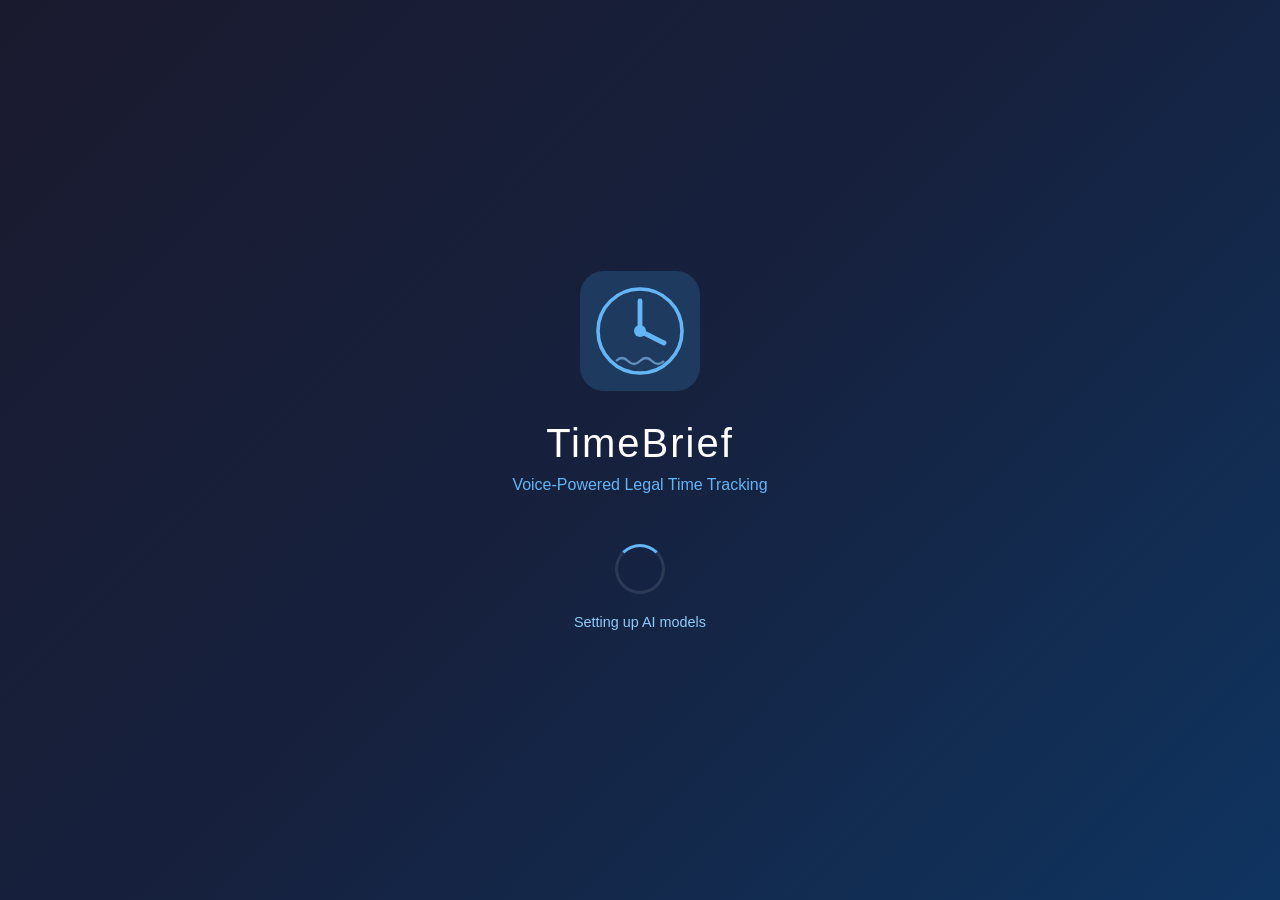
<file: src-tauri/splash.html>
<!DOCTYPE html>
<html>
<head>
    <meta charset="UTF-8">
    <title>TimeBrief</title>
    <style>
        * {
            margin: 0;
            padding: 0;
            box-sizing: border-box;
        }
        
        body {
            font-family: 'Segoe UI', -apple-system, BlinkMacSystemFont, sans-serif;
            background: linear-gradient(135deg, #1a1a2e 0%, #16213e 50%, #0f3460 100%);
            color: white;
            height: 100vh;
            display: flex;
            flex-direction: column;
            align-items: center;
            justify-content: center;
            overflow: hidden;
        }
        
        .logo {
            width: 120px;
            height: 120px;
            margin-bottom: 30px;
            animation: pulse 2s ease-in-out infinite;
        }
        
        .logo img {
            width: 100%;
            height: 100%;
            border-radius: 20px;
            box-shadow: 0 10px 40px rgba(0, 150, 255, 0.3);
        }
        
        h1 {
            font-size: 2.5rem;
            font-weight: 300;
            margin-bottom: 10px;
            letter-spacing: 2px;
        }
        
        .tagline {
            color: #64b5f6;
            font-size: 1rem;
            margin-bottom: 50px;
        }
        
        .loader {
            display: flex;
            flex-direction: column;
            align-items: center;
        }
        
        .spinner {
            width: 50px;
            height: 50px;
            border: 3px solid rgba(255, 255, 255, 0.1);
            border-top-color: #64b5f6;
            border-radius: 50%;
            animation: spin 1s linear infinite;
            margin-bottom: 20px;
        }
        
        .status {
            font-size: 0.9rem;
            color: #90caf9;
            animation: fade 1.5s ease-in-out infinite;
        }
        
        @keyframes spin {
            to { transform: rotate(360deg); }
        }
        
        @keyframes pulse {
            0%, 100% { transform: scale(1); }
            50% { transform: scale(1.05); }
        }
        
        @keyframes fade {
            0%, 100% { opacity: 0.6; }
            50% { opacity: 1; }
        }
        
        .dots::after {
            content: '';
            animation: dots 1.5s steps(4, end) infinite;
        }
        
        @keyframes dots {
            0% { content: ''; }
            25% { content: '.'; }
            50% { content: '..'; }
            75% { content: '...'; }
        }
    </style>
</head>
<body>
    <div class="logo">
        <svg viewBox="0 0 100 100" fill="none" xmlns="http://www.w3.org/2000/svg">
            <rect width="100" height="100" rx="20" fill="#1e3a5f"/>
            <circle cx="50" cy="50" r="35" stroke="#64b5f6" stroke-width="3" fill="none"/>
            <path d="M50 25 L50 50 L70 60" stroke="#64b5f6" stroke-width="4" stroke-linecap="round" stroke-linejoin="round"/>
            <circle cx="50" cy="50" r="5" fill="#64b5f6"/>
            <path d="M30 75 Q35 70 40 75 Q45 80 50 75 Q55 70 60 75 Q65 80 70 75" stroke="#90caf9" stroke-width="2" fill="none" opacity="0.6"/>
        </svg>
    </div>
    
    <h1>TimeBrief</h1>
    <p class="tagline">Voice-Powered Legal Time Tracking</p>
    
    <div class="loader">
        <div class="spinner"></div>
        <p class="status">Setting up AI models<span class="dots"></span></p>
    </div>
</body>
</html>
</file>
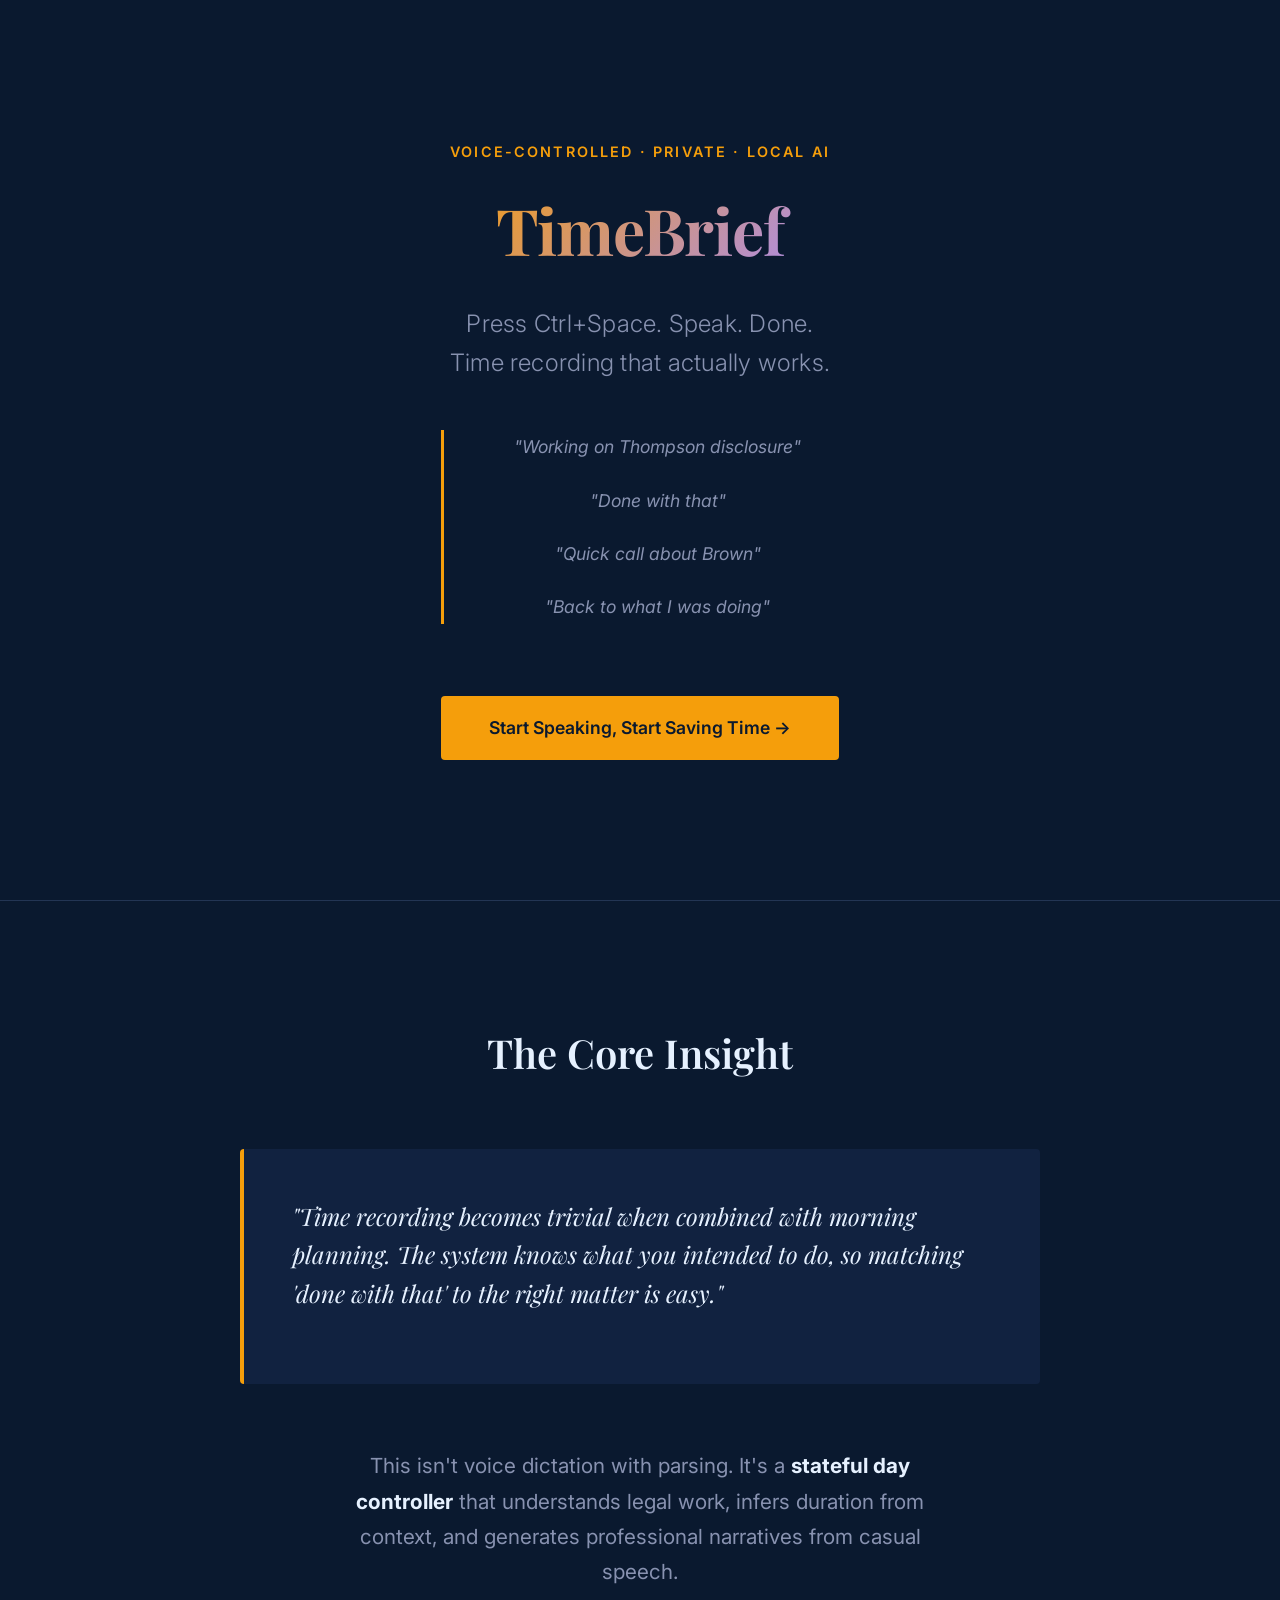
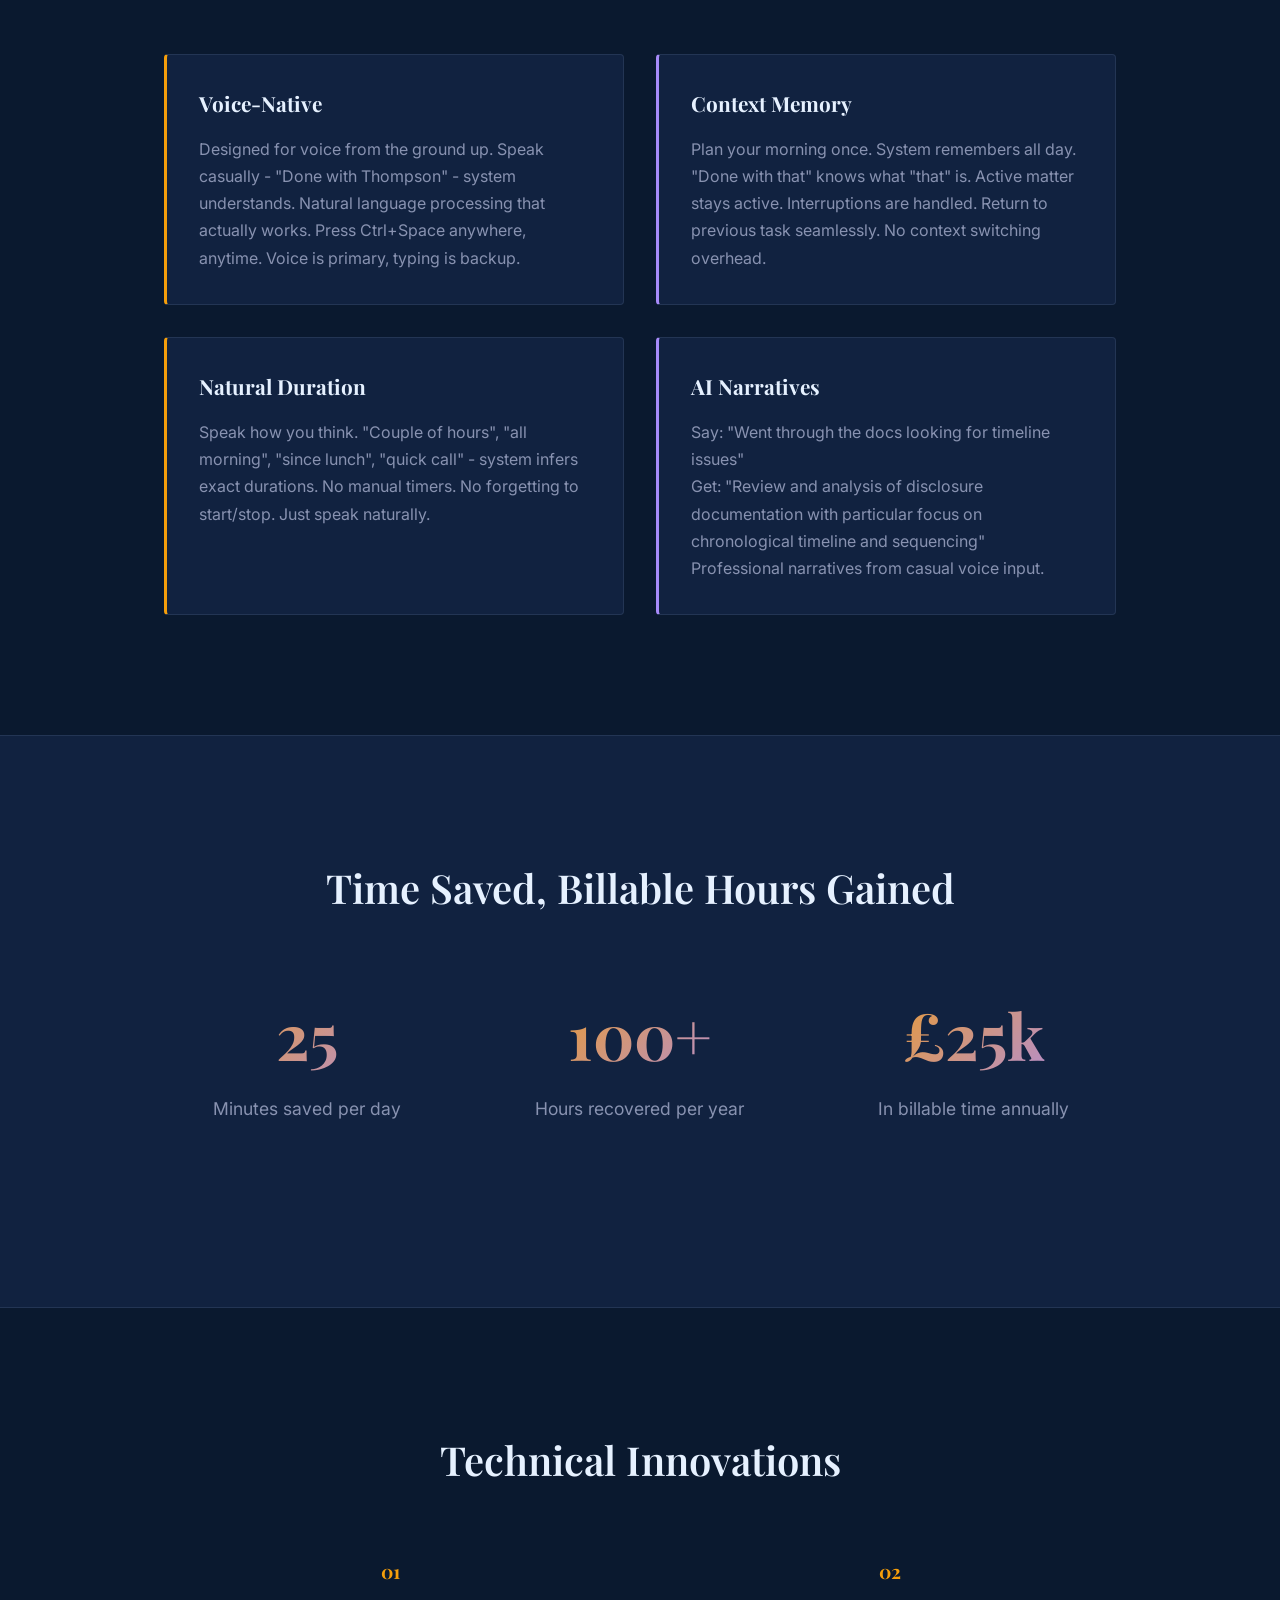
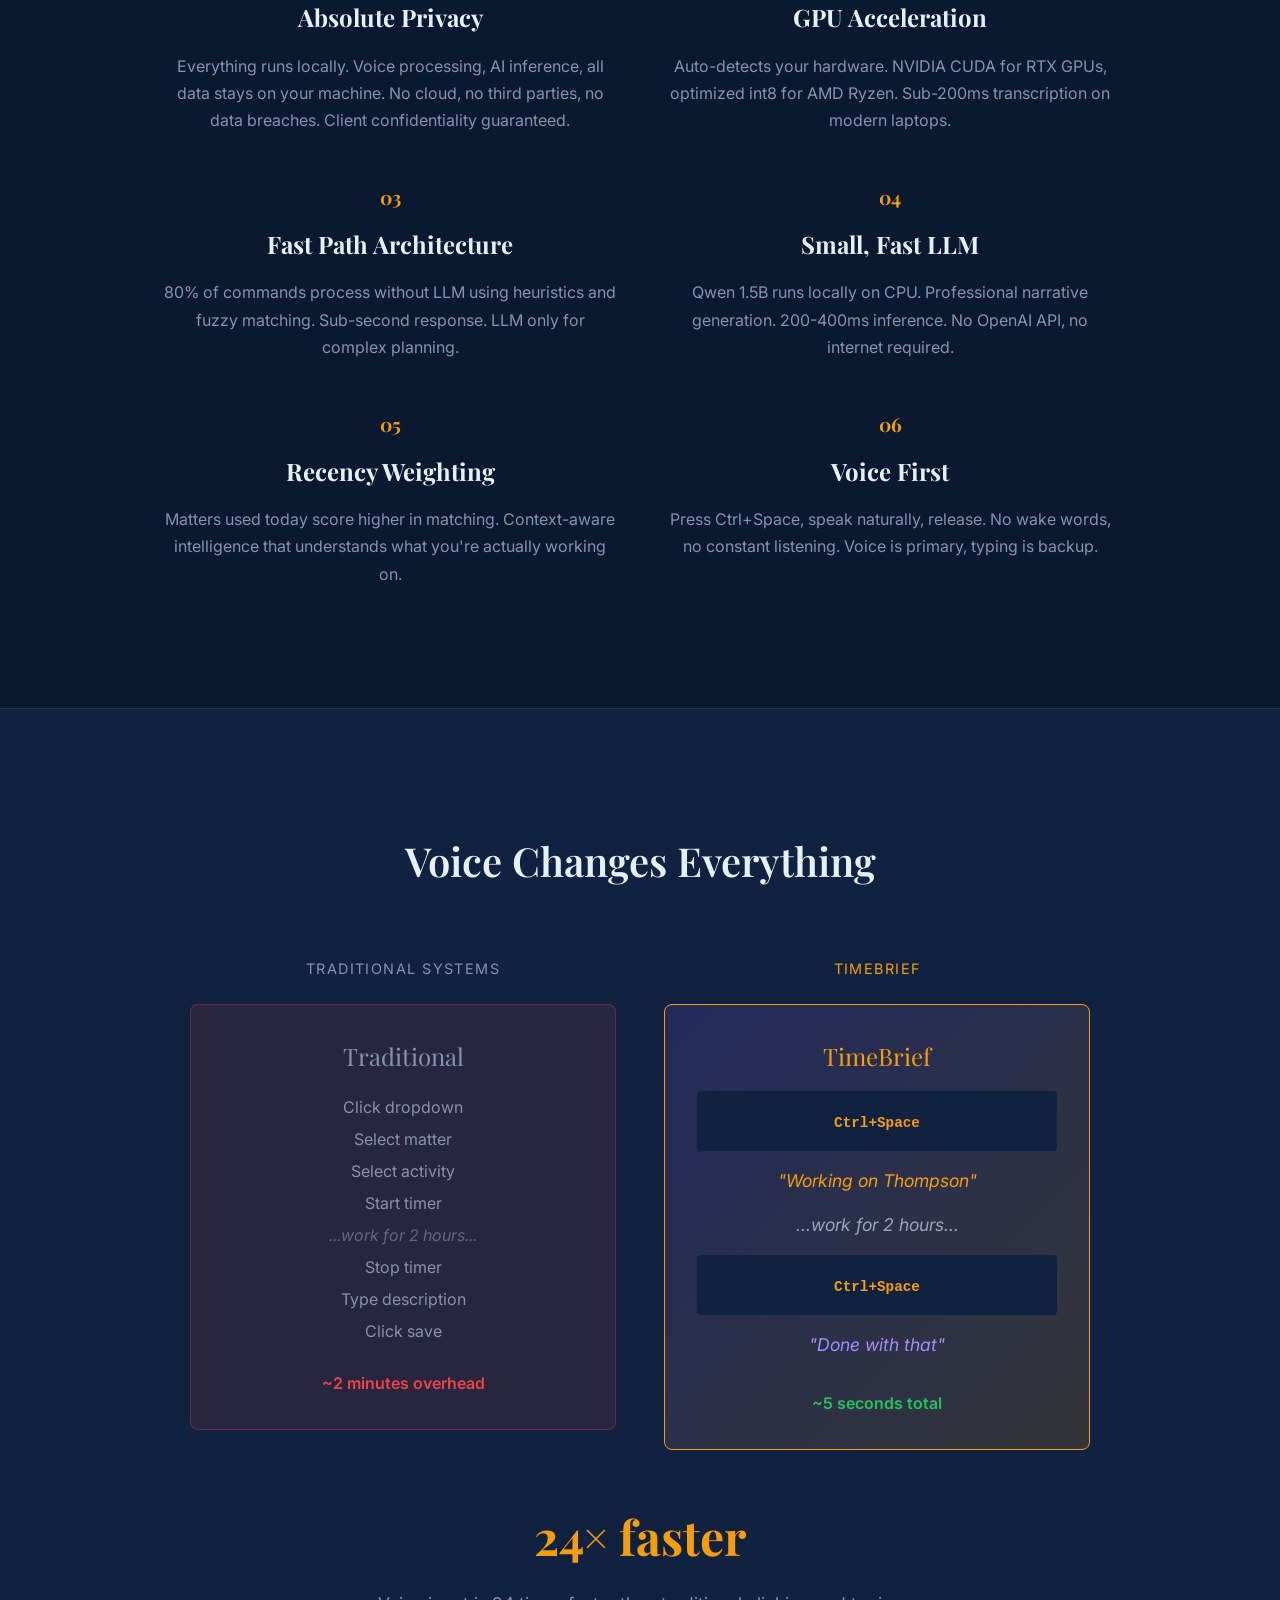
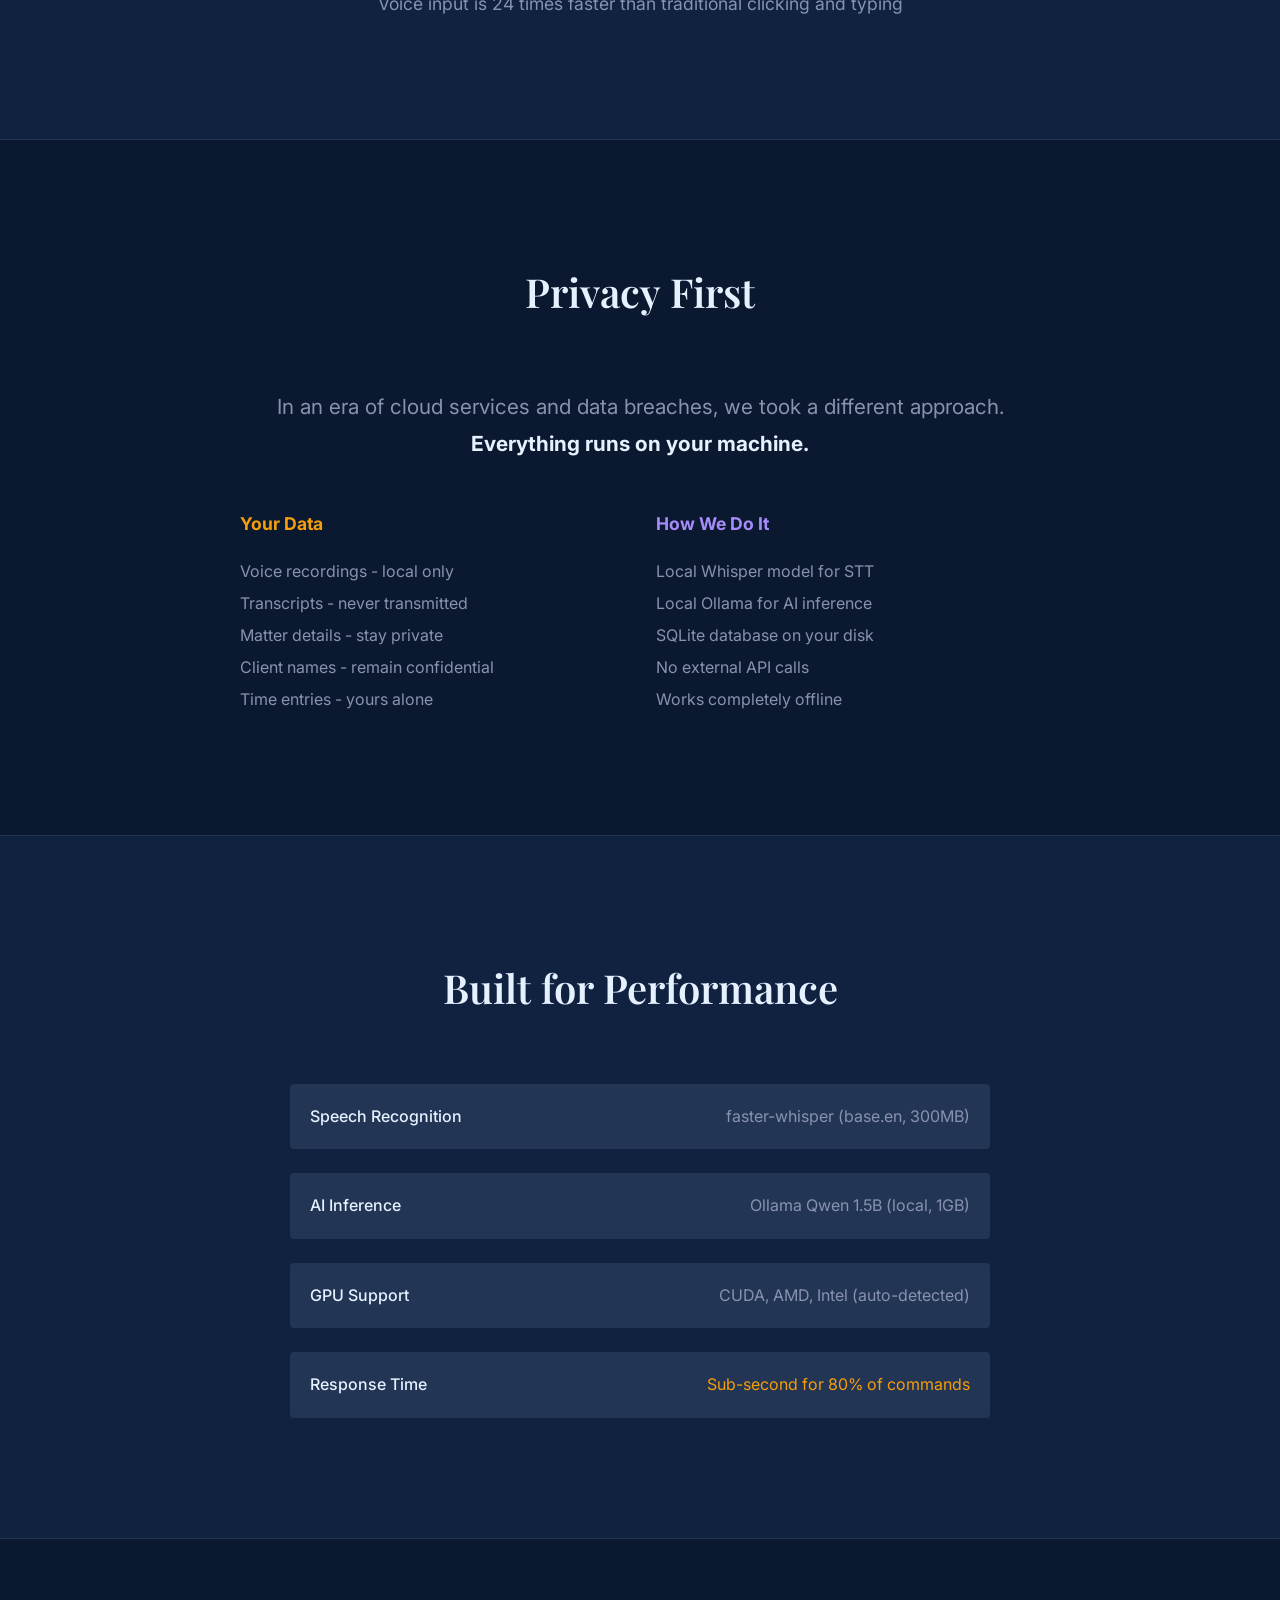
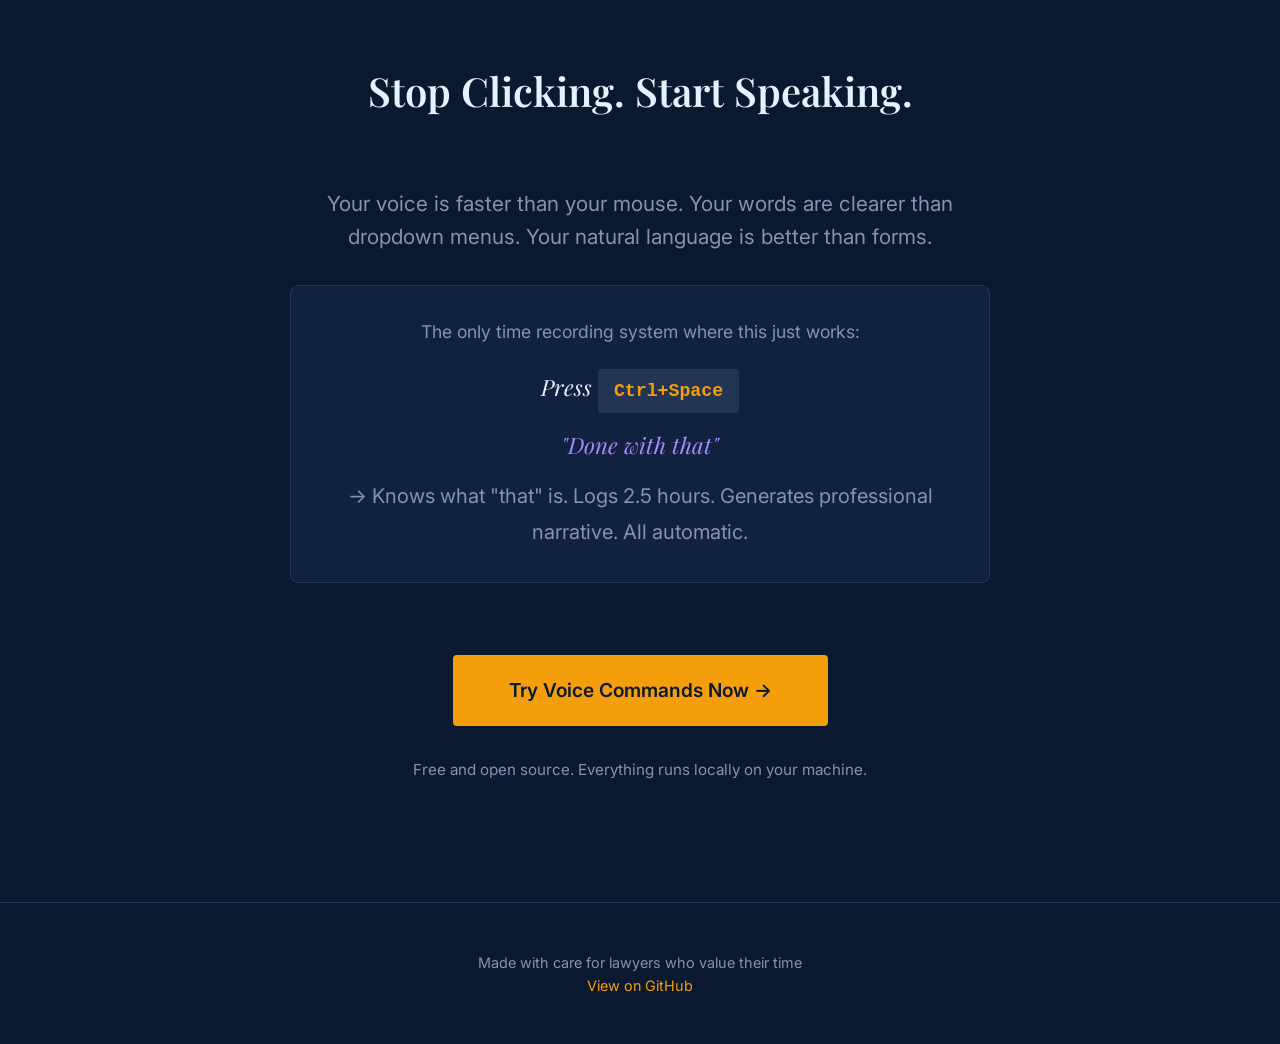
<file: voice_time/web/templates/landing.html>
<!DOCTYPE html>
<html lang="en">
<head>
    <meta charset="UTF-8">
    <meta name="viewport" content="width=device-width, initial-scale=1.0">
    <title>TimeBrief - AI-Powered Time Recording for Legal Professionals</title>
    <link rel="preconnect" href="https://fonts.googleapis.com">
    <link rel="preconnect" href="https://fonts.gstatic.com" crossorigin>
    <link href="https://fonts.googleapis.com/css2?family=Playfair+Display:wght@400;600;700&family=Inter:wght@300;400;500;600;700&display=swap" rel="stylesheet">
    <style>
        :root {
            --bg-app: #0a192f;
            --bg-card: #112240;
            --bg-hover: #233554;
            
            --primary: #f59e0b;
            --primary-dim: rgba(245, 158, 11, 0.1);
            
            --purple: #a78bfa;
            --purple-dim: rgba(139, 92, 246, 0.15);
            
            --text-main: #e6f1ff;
            --text-muted: #8892b0;
            
            --border: #233554;
            
            --font-serif: 'Playfair Display', serif;
            --font-sans: 'Inter', system-ui, sans-serif;
        }
        
        * {
            margin: 0;
            padding: 0;
            box-sizing: border-box;
        }
        
        body {
            font-family: var(--font-sans);
            background: var(--bg-app);
            color: var(--text-main);
            line-height: 1.6;
            -webkit-font-smoothing: antialiased;
        }
        
        .container {
            max-width: 1000px;
            margin: 0 auto;
            padding: 0 24px;
        }
        
        /* Hero Section */
        .hero {
            min-height: 100vh;
            display: flex;
            flex-direction: column;
            justify-content: center;
            align-items: center;
            text-align: center;
            padding: 80px 0;
        }
        
        .brand {
            font-family: var(--font-serif);
            font-size: 4em;
            font-weight: 700;
            letter-spacing: -0.02em;
            margin-bottom: 24px;
            background: linear-gradient(135deg, var(--primary), var(--purple));
            -webkit-background-clip: text;
            -webkit-text-fill-color: transparent;
            background-clip: text;
        }
        
        .tagline {
            font-size: 1.5em;
            color: var(--text-muted);
            font-weight: 300;
            max-width: 700px;
            margin: 0 auto 48px;
            letter-spacing: 0.01em;
        }
        
        .cta-button {
            display: inline-block;
            padding: 18px 48px;
            background: var(--primary);
            color: var(--bg-app);
            text-decoration: none;
            border-radius: 4px;
            font-weight: 600;
            font-size: 1.1em;
            transition: all 0.2s;
            margin-top: 24px;
        }
        
        .cta-button:hover {
            background: #d97706;
            transform: translateY(-2px);
            box-shadow: 0 8px 24px rgba(245, 158, 11, 0.3);
        }
        
        /* Features Grid */
        .section {
            padding: 120px 0;
            border-top: 1px solid var(--border);
        }
        
        .section-title {
            font-family: var(--font-serif);
            font-size: 2.5em;
            text-align: center;
            margin-bottom: 64px;
            font-weight: 600;
        }
        
        .features-grid {
            display: grid;
            grid-template-columns: repeat(auto-fit, minmax(300px, 1fr));
            gap: 48px;
            margin-top: 48px;
        }
        
        .feature {
            text-align: center;
        }
        
        .feature-number {
            font-size: 1.2em;
            color: var(--primary);
            font-weight: 700;
            margin-bottom: 12px;
            font-family: var(--font-serif);
        }
        
        .feature-title {
            font-family: var(--font-serif);
            font-size: 1.5em;
            margin-bottom: 16px;
            color: var(--text-main);
        }
        
        .feature-desc {
            color: var(--text-muted);
            font-size: 1em;
            line-height: 1.7;
        }
        
        /* Innovation Section */
        .innovation-grid {
            display: grid;
            grid-template-columns: 1fr 1fr;
            gap: 32px;
            margin-top: 48px;
        }
        
        .innovation-card {
            background: var(--bg-card);
            border: 1px solid var(--border);
            padding: 32px;
            border-radius: 4px;
            border-left: 3px solid var(--primary);
        }
        
        .innovation-card h3 {
            font-family: var(--font-serif);
            font-size: 1.3em;
            margin-bottom: 16px;
            color: var(--text-main);
        }
        
        .innovation-card p {
            color: var(--text-muted);
            line-height: 1.7;
        }
        
        /* Stats */
        .stats-grid {
            display: grid;
            grid-template-columns: repeat(3, 1fr);
            gap: 48px;
            margin: 64px 0;
        }
        
        .stat {
            text-align: center;
        }
        
        .stat-number {
            font-family: var(--font-serif);
            font-size: 4em;
            font-weight: 700;
            background: linear-gradient(135deg, var(--primary), var(--purple));
            -webkit-background-clip: text;
            -webkit-text-fill-color: transparent;
            background-clip: text;
        }
        
        .stat-label {
            color: var(--text-muted);
            font-size: 1.1em;
            margin-top: 8px;
        }
        
        /* Quote */
        .quote {
            max-width: 800px;
            margin: 64px auto;
            padding: 48px;
            background: var(--bg-card);
            border-left: 4px solid var(--primary);
            border-radius: 4px;
        }
        
        .quote-text {
            font-family: var(--font-serif);
            font-size: 1.5em;
            color: var(--text-main);
            font-style: italic;
            margin-bottom: 24px;
            line-height: 1.6;
        }
    </style>
</head>
<body>
    
    <!-- Hero -->
    <section class="hero">
        <div class="container">
            <div style="margin-bottom: 16px; font-size: 0.9em; color: var(--primary); font-weight: 600; letter-spacing: 0.15em; text-transform: uppercase;">
                Voice-Controlled · Private · Local AI
            </div>
            
            <h1 class="brand">TimeBrief</h1>
            
            <p class="tagline">
                Press Ctrl+Space. Speak. Done.<br>
                Time recording that actually works.
            </p>
            
            <div style="max-width: 600px; margin: 48px auto; padding-left: 32px; border-left: 3px solid var(--primary);">
                <div style="color: var(--text-muted); line-height: 1.9; font-size: 1.1em;">
                    <p style="margin-bottom: 20px;">
                        <em>"Working on Thompson disclosure"</em>
                    </p>
                    <p style="margin-bottom: 20px;">
                        <em>"Done with that"</em>
                    </p>
                    <p style="margin-bottom: 20px;">
                        <em>"Quick call about Brown"</em>
                    </p>
                    <p>
                        <em>"Back to what I was doing"</em>
                    </p>
                </div>
            </div>
            
            <a href="/app" class="cta-button">Start Speaking, Start Saving Time →</a>
        </div>
    </section>
    
    <!-- Core Innovation -->
    <section class="section">
        <div class="container">
            <h2 class="section-title">The Core Insight</h2>
            
            <div class="quote">
                <p class="quote-text">
                    "Time recording becomes trivial when combined with morning planning. 
                    The system knows what you intended to do, so matching 'done with that' 
                    to the right matter is easy."
                </p>
            </div>
            
            <div style="text-align: center; max-width: 600px; margin: 0 auto 64px;">
                <p style="font-size: 1.3em; color: var(--text-muted); line-height: 1.7;">
                    This isn't voice dictation with parsing. It's a <strong style="color: var(--text-main);">stateful day controller</strong> 
                    that understands legal work, infers duration from context, and generates professional narratives from casual speech.
                </p>
            </div>
            
            <div class="innovation-grid">
                <div class="innovation-card">
                    <h3>Voice-Native</h3>
                    <p>
                        Designed for voice from the ground up. Speak casually - "Done with Thompson" - system understands. 
                        Natural language processing that actually works. Press Ctrl+Space anywhere, anytime. 
                        Voice is primary, typing is backup.
                    </p>
                </div>
                
                <div class="innovation-card" style="border-left-color: var(--purple);">
                    <h3>Context Memory</h3>
                    <p>
                        Plan your morning once. System remembers all day. "Done with that" knows what "that" is. 
                        Active matter stays active. Interruptions are handled. Return to previous task seamlessly. 
                        No context switching overhead.
                    </p>
                </div>
                
                <div class="innovation-card">
                    <h3>Natural Duration</h3>
                    <p>
                        Speak how you think. "Couple of hours", "all morning", "since lunch", "quick call" - 
                        system infers exact durations. No manual timers. No forgetting to start/stop. 
                        Just speak naturally.
                    </p>
                </div>
                
                <div class="innovation-card" style="border-left-color: var(--purple);">
                    <h3>AI Narratives</h3>
                    <p>
                        Say: "Went through the docs looking for timeline issues"<br>
                        Get: "Review and analysis of disclosure documentation with particular focus on chronological timeline and sequencing"<br>
                        Professional narratives from casual voice input.
                    </p>
                </div>
            </div>
        </div>
    </section>
    
    <!-- Time Saved -->
    <section class="section" style="background: var(--bg-card);">
        <div class="container">
            <h2 class="section-title">Time Saved, Billable Hours Gained</h2>
            
            <div class="stats-grid">
                <div class="stat">
                    <div class="stat-number">25</div>
                    <div class="stat-label">Minutes saved per day</div>
                </div>
                <div class="stat">
                    <div class="stat-number">100+</div>
                    <div class="stat-label">Hours recovered per year</div>
                </div>
                <div class="stat">
                    <div class="stat-number">£25k</div>
                    <div class="stat-label">In billable time annually</div>
                </div>
            </div>
        </div>
    </section>
    
    <!-- Technical Innovations -->
    <section class="section">
        <div class="container">
            <h2 class="section-title">Technical Innovations</h2>
            
            <div class="features-grid">
                <div class="feature">
                    <div class="feature-number">01</div>
                    <h3 class="feature-title">Absolute Privacy</h3>
                    <p class="feature-desc">
                        Everything runs locally. Voice processing, AI inference, all data stays on your machine. 
                        No cloud, no third parties, no data breaches. Client confidentiality guaranteed.
                    </p>
                </div>
                
                <div class="feature">
                    <div class="feature-number">02</div>
                    <h3 class="feature-title">GPU Acceleration</h3>
                    <p class="feature-desc">
                        Auto-detects your hardware. NVIDIA CUDA for RTX GPUs, optimized int8 for AMD Ryzen. 
                        Sub-200ms transcription on modern laptops.
                    </p>
                </div>
                
                <div class="feature">
                    <div class="feature-number">03</div>
                    <h3 class="feature-title">Fast Path Architecture</h3>
                    <p class="feature-desc">
                        80% of commands process without LLM using heuristics and fuzzy matching. 
                        Sub-second response. LLM only for complex planning.
                    </p>
                </div>
                
                <div class="feature">
                    <div class="feature-number">04</div>
                    <h3 class="feature-title">Small, Fast LLM</h3>
                    <p class="feature-desc">
                        Qwen 1.5B runs locally on CPU. Professional narrative generation. 
                        200-400ms inference. No OpenAI API, no internet required.
                    </p>
                </div>
                
                <div class="feature">
                    <div class="feature-number">05</div>
                    <h3 class="feature-title">Recency Weighting</h3>
                    <p class="feature-desc">
                        Matters used today score higher in matching. Context-aware intelligence 
                        that understands what you're actually working on.
                    </p>
                </div>
                
                <div class="feature">
                    <div class="feature-number">06</div>
                    <h3 class="feature-title">Voice First</h3>
                    <p class="feature-desc">
                        Press Ctrl+Space, speak naturally, release. No wake words, no constant listening. 
                        Voice is primary, typing is backup.
                    </p>
                </div>
            </div>
        </div>
    </section>
    
    <!-- Voice vs Traditional -->
    <section class="section" style="background: var(--bg-card);">
        <div class="container">
            <h2 class="section-title">Voice Changes Everything</h2>
            
            <div style="display: grid; grid-template-columns: 1fr 1fr; gap: 48px; max-width: 900px; margin: 0 auto;">
                <div style="text-align: center;">
                    <div style="color: var(--text-muted); font-size: 0.9em; text-transform: uppercase; letter-spacing: 0.1em; margin-bottom: 24px;">
                        Traditional Systems
                    </div>
                    <div style="background: rgba(239, 68, 68, 0.1); border: 1px solid rgba(239, 68, 68, 0.3); padding: 32px; border-radius: 8px; min-height: 300px; display: flex; flex-direction: column; justify-content: center;">
                        <div style="font-size: 1.5em; margin-bottom: 16px; color: var(--text-muted); font-family: var(--font-serif);">Traditional</div>
                        <div style="color: var(--text-muted); line-height: 2;">
                            Click dropdown<br>
                            Select matter<br>
                            Select activity<br>
                            Start timer<br>
                            <em style="opacity: 0.6;">...work for 2 hours...</em><br>
                            Stop timer<br>
                            Type description<br>
                            Click save
                        </div>
                        <div style="margin-top: 24px; color: #ef4444; font-weight: 600;">
                            ~2 minutes overhead
                        </div>
                    </div>
                </div>
                
                <div style="text-align: center;">
                    <div style="color: var(--primary); font-size: 0.9em; text-transform: uppercase; letter-spacing: 0.1em; margin-bottom: 24px;">
                        TimeBrief
                    </div>
                    <div style="background: linear-gradient(135deg, rgba(139, 92, 246, 0.15), rgba(245, 158, 11, 0.15)); border: 1px solid var(--primary); padding: 32px; border-radius: 8px; min-height: 300px; display: flex; flex-direction: column; justify-content: center;">
                        <div style="font-size: 1.5em; margin-bottom: 16px; color: var(--primary); font-family: var(--font-serif);">TimeBrief</div>
                        <div style="color: var(--text-main); line-height: 2.5; font-size: 1.1em;">
                            <div style="background: var(--bg-card); padding: 8px 16px; border-radius: 4px; margin-bottom: 8px;">
                                <span style="font-family: monospace; color: var(--primary); font-weight: 700;">Ctrl+Space</span>
                            </div>
                            <em style="color: var(--primary);">"Working on Thompson"</em><br>
                            <em style="opacity: 0.6;">...work for 2 hours...</em><br>
                            <div style="background: var(--bg-card); padding: 8px 16px; border-radius: 4px; margin: 8px 0;">
                                <span style="font-family: monospace; color: var(--primary); font-weight: 700;">Ctrl+Space</span>
                            </div>
                            <em style="color: var(--purple);">"Done with that"</em>
                        </div>
                        <div style="margin-top: 24px; color: #22c55e; font-weight: 600;">
                            ~5 seconds total
                        </div>
                    </div>
                </div>
            </div>
            
            <div style="text-align: center; margin-top: 48px;">
                <div style="font-size: 3em; font-family: var(--font-serif); color: var(--primary); font-weight: 700; margin-bottom: 16px;">
                    24× faster
                </div>
                <p style="color: var(--text-muted); font-size: 1.1em;">
                    Voice input is 24 times faster than traditional clicking and typing
                </p>
            </div>
        </div>
    </section>
    
    <!-- Privacy First -->
    <section class="section">
        <div class="container">
            <h2 class="section-title">Privacy First</h2>
            
            <div style="max-width: 800px; margin: 0 auto; text-align: center;">
                <p style="font-size: 1.3em; color: var(--text-muted); line-height: 1.8; margin-bottom: 48px;">
                    In an era of cloud services and data breaches, we took a different approach. 
                    <strong style="color: var(--text-main);">Everything runs on your machine.</strong>
                </p>
                
                <div style="display: grid; grid-template-columns: 1fr 1fr; gap: 32px; text-align: left;">
                    <div>
                        <h4 style="color: var(--primary); margin-bottom: 16px; font-size: 1.1em;">Your Data</h4>
                        <ul style="list-style: none; padding: 0; color: var(--text-muted); line-height: 2;">
                            <li>Voice recordings - local only</li>
                            <li>Transcripts - never transmitted</li>
                            <li>Matter details - stay private</li>
                            <li>Client names - remain confidential</li>
                            <li>Time entries - yours alone</li>
                        </ul>
                    </div>
                    
                    <div>
                        <h4 style="color: var(--purple); margin-bottom: 16px; font-size: 1.1em;">How We Do It</h4>
                        <ul style="list-style: none; padding: 0; color: var(--text-muted); line-height: 2;">
                            <li>Local Whisper model for STT</li>
                            <li>Local Ollama for AI inference</li>
                            <li>SQLite database on your disk</li>
                            <li>No external API calls</li>
                            <li>Works completely offline</li>
                        </ul>
                    </div>
                </div>
            </div>
        </div>
    </section>
    
    <!-- Technical Stack -->
    <section class="section" style="background: var(--bg-card);">
        <div class="container">
            <h2 class="section-title">Built for Performance</h2>
            
            <div style="max-width: 700px; margin: 0 auto;">
                <div style="display: grid; gap: 24px;">
                    <div style="display: flex; justify-content: space-between; align-items: center; padding: 20px; background: var(--bg-hover); border-radius: 4px;">
                        <span style="color: var(--text-main); font-weight: 500;">Speech Recognition</span>
                        <span style="color: var(--text-muted);">faster-whisper (base.en, 300MB)</span>
                    </div>
                    
                    <div style="display: flex; justify-content: space-between; align-items: center; padding: 20px; background: var(--bg-hover); border-radius: 4px;">
                        <span style="color: var(--text-main); font-weight: 500;">AI Inference</span>
                        <span style="color: var(--text-muted);">Ollama Qwen 1.5B (local, 1GB)</span>
                    </div>
                    
                    <div style="display: flex; justify-content: space-between; align-items: center; padding: 20px; background: var(--bg-hover); border-radius: 4px;">
                        <span style="color: var(--text-main); font-weight: 500;">GPU Support</span>
                        <span style="color: var(--text-muted);">CUDA, AMD, Intel (auto-detected)</span>
                    </div>
                    
                    <div style="display: flex; justify-content: space-between; align-items: center; padding: 20px; background: var(--bg-hover); border-radius: 4px;">
                        <span style="color: var(--text-main); font-weight: 500;">Response Time</span>
                        <span style="color: var(--primary); font-weight: 600);">Sub-second for 80% of commands</span>
                    </div>
                </div>
            </div>
        </div>
    </section>
    
    <!-- Final CTA -->
    <section class="section">
        <div class="container" style="text-align: center;">
            <h2 class="section-title">Stop Clicking. Start Speaking.</h2>
            
            <div style="max-width: 700px; margin: 0 auto 48px;">
                <p style="font-size: 1.3em; color: var(--text-muted); margin-bottom: 32px; line-height: 1.6;">
                    Your voice is faster than your mouse. Your words are clearer than dropdown menus. 
                    Your natural language is better than forms.
                </p>
                
                <div style="background: var(--bg-card); padding: 32px; border-radius: 8px; border: 1px solid var(--border);">
                    <div style="font-size: 1.1em; color: var(--text-muted); margin-bottom: 20px;">
                        The only time recording system where this just works:
                    </div>
                    <div style="font-size: 1.4em; font-family: var(--font-serif); color: var(--text-main); font-style: italic; line-height: 1.8;">
                        <div style="margin-bottom: 12px;">
                            Press <span style="display: inline-block; background: var(--bg-hover); padding: 6px 16px; border-radius: 4px; font-family: monospace; color: var(--primary); font-weight: 700; font-style: normal;">Ctrl+Space</span>
                        </div>
                        <div style="margin-bottom: 12px; color: var(--purple);">
                            "Done with that"
                        </div>
                        <div style="font-size: 0.9em; color: var(--text-muted); font-style: normal; font-family: var(--font-sans);">
                            → Knows what "that" is. Logs 2.5 hours. Generates professional narrative. All automatic.
                        </div>
                    </div>
                </div>
            </div>
            
            <a href="/app" class="cta-button" style="font-size: 1.2em; padding: 20px 56px;">
                Try Voice Commands Now →
            </a>
            
            <p style="color: var(--text-muted); margin-top: 32px; font-size: 0.95em;">
                Free and open source. Everything runs locally on your machine.
            </p>
        </div>
    </section>
    
    <div style="border-top: 1px solid var(--border); padding: 48px 0; text-align: center;">
        <p style="color: var(--text-muted); font-size: 0.9em;">
            Made with care for lawyers who value their time<br>
            <a href="https://github.com/jamescockburn47/timebrief" style="color: var(--primary); text-decoration: none;">View on GitHub</a>
        </p>
    </div>
    
</body>
</html>
</file>
